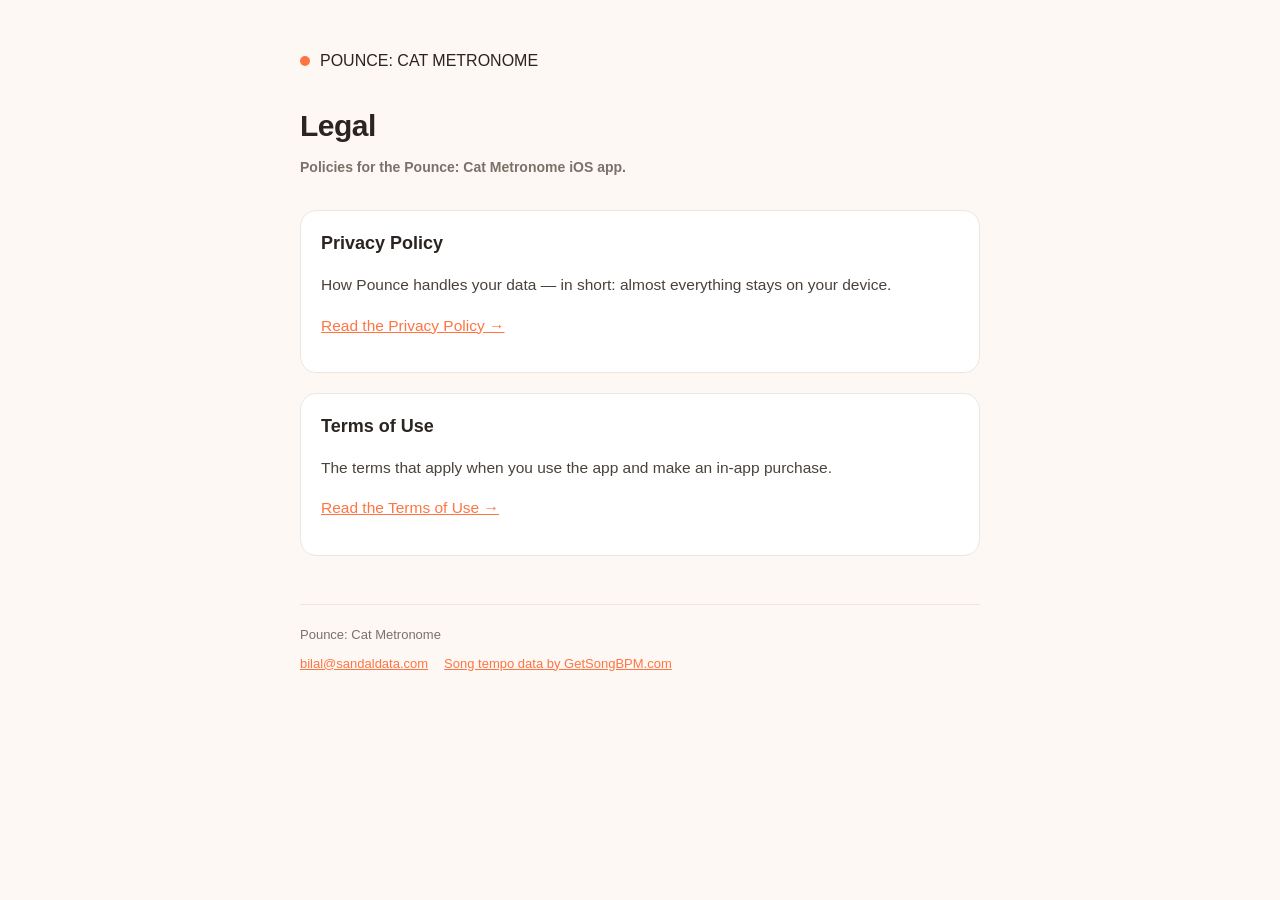
<file: index.html>
<!doctype html>
<html lang="en">
<head>
  <meta charset="utf-8" />
  <meta name="viewport" content="width=device-width, initial-scale=1" />
  <title>Pounce: Cat Metronome — Legal</title>
  <link rel="stylesheet" href="style.css" />
</head>
<body>
  <div class="wrap">
    <div class="brand">
      <div class="brand-dot"></div>
      <span>POUNCE: CAT METRONOME</span>
    </div>

    <h1>Legal</h1>
    <p class="meta">Policies for the Pounce: Cat Metronome iOS app.</p>

    <div class="card">
      <h2 style="margin-top:0">Privacy Policy</h2>
      <p>How Pounce handles your data — in short: almost everything stays on your device.</p>
      <p><a href="privacy.html">Read the Privacy Policy →</a></p>
    </div>

    <div class="card">
      <h2 style="margin-top:0">Terms of Use</h2>
      <p>The terms that apply when you use the app and make an in-app purchase.</p>
      <p><a href="terms.html">Read the Terms of Use →</a></p>
    </div>

    <footer>
      <div>Pounce: Cat Metronome</div>
      <div class="links">
        <a href="mailto:bilal@sandaldata.com">bilal@sandaldata.com</a>
        <a href="https://getsongbpm.com" target="_blank" rel="noopener">Song tempo data by GetSongBPM.com</a>
      </div>
    </footer>
  </div>
</body>
</html>
</file>
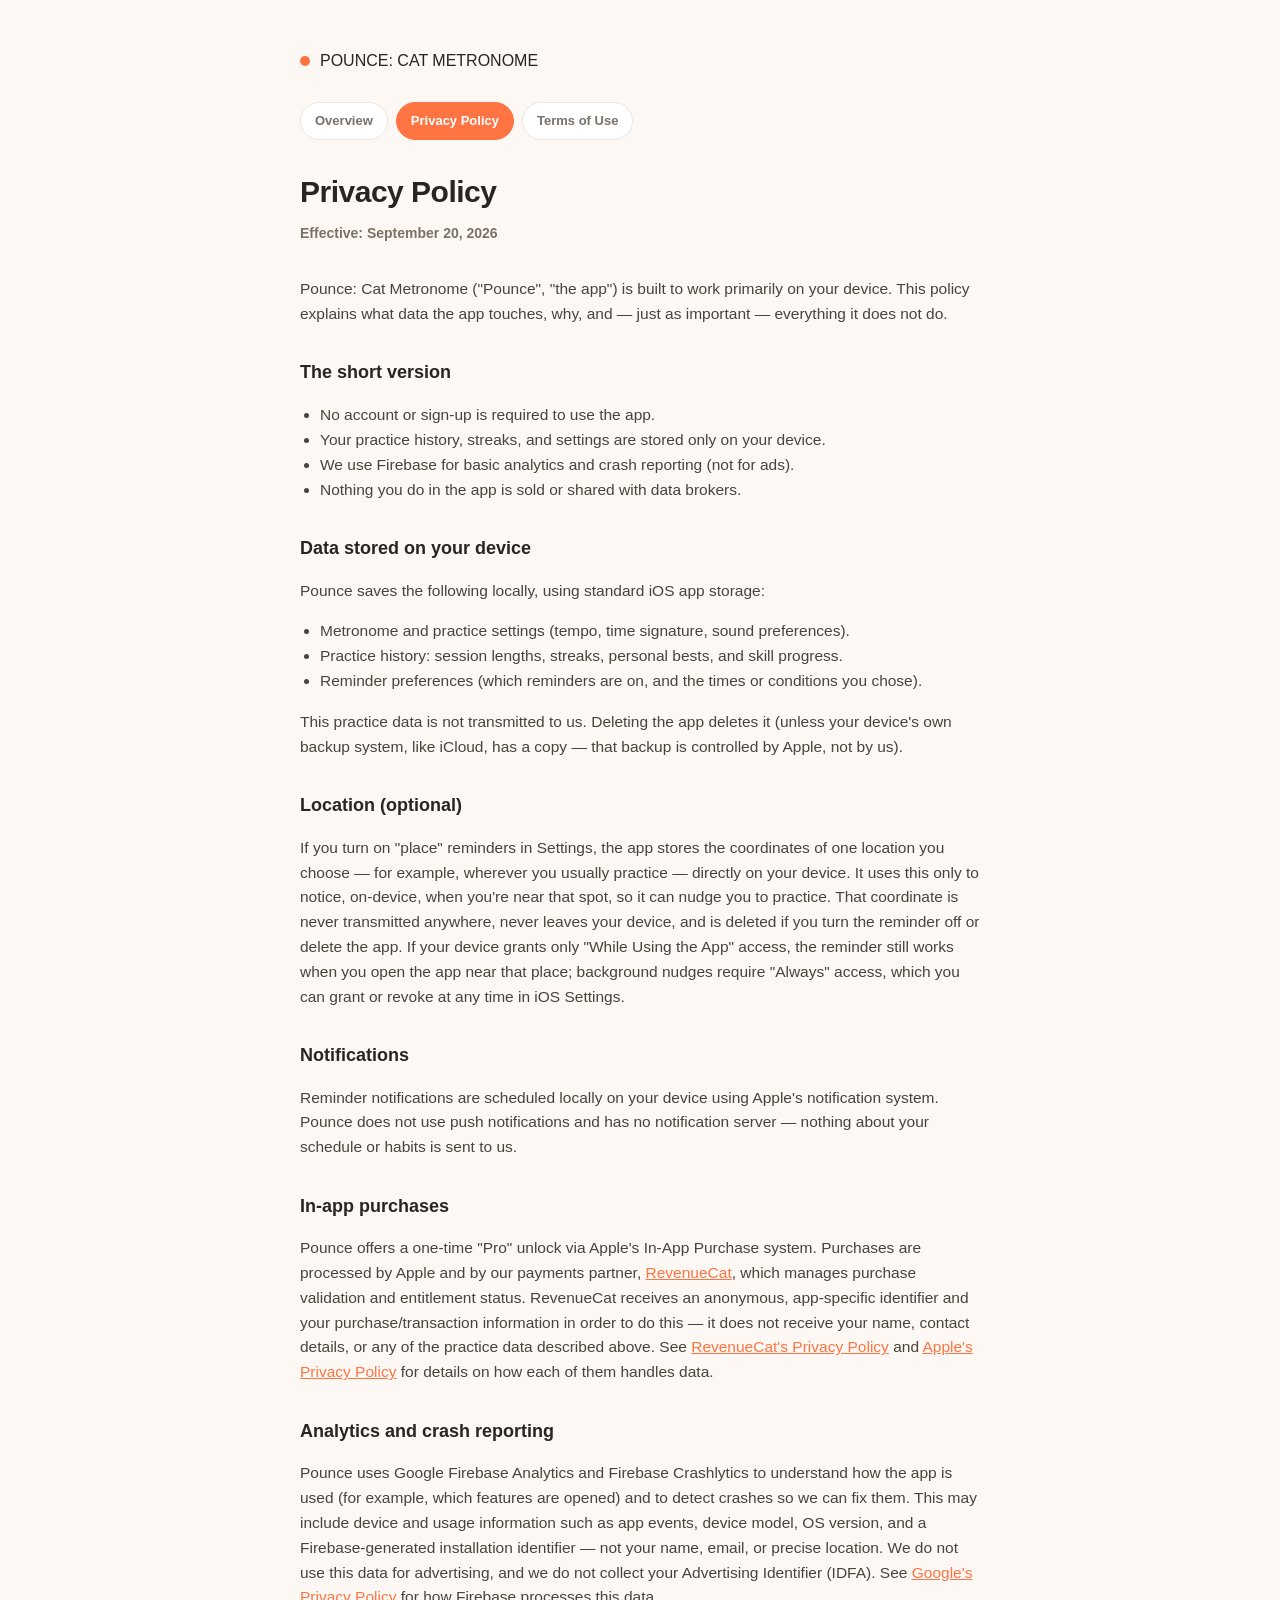
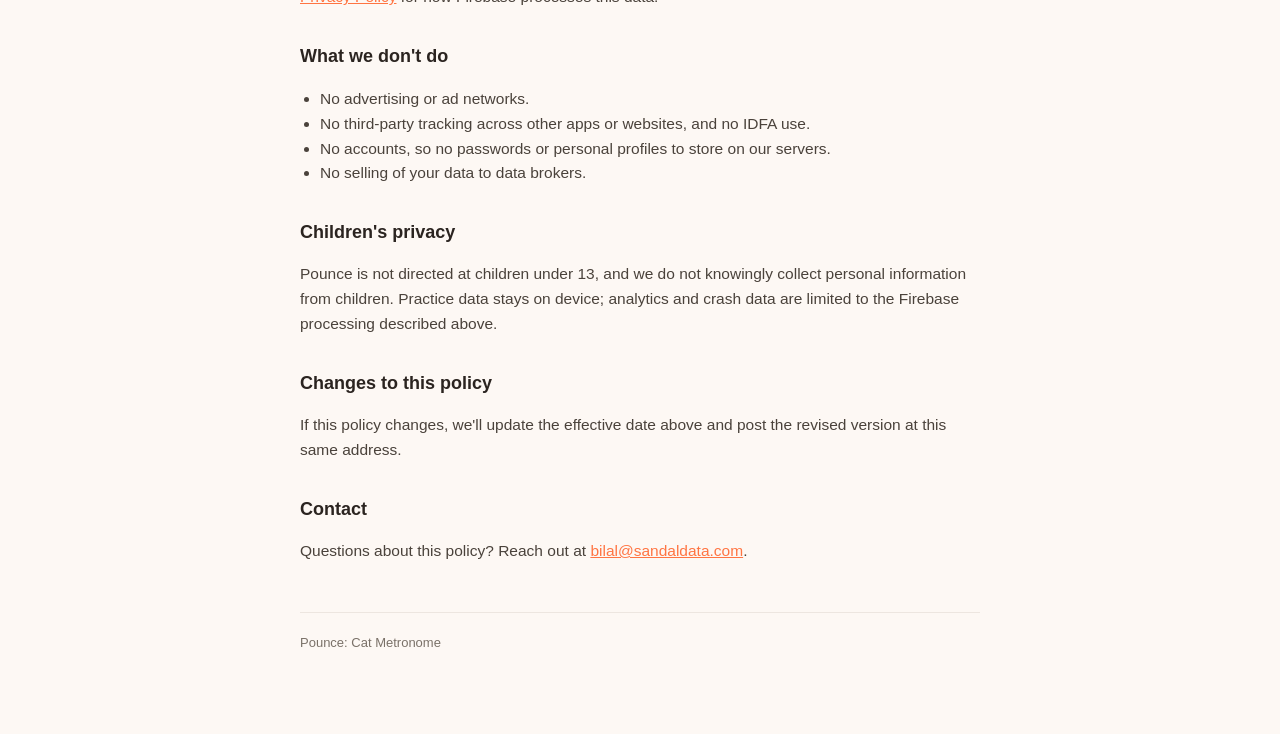
<file: privacy.html>
<!doctype html>
<html lang="en">
<head>
  <meta charset="utf-8" />
  <meta name="viewport" content="width=device-width, initial-scale=1" />
  <title>Privacy Policy — Pounce: Cat Metronome</title>
  <link rel="stylesheet" href="style.css" />
</head>
<body>
  <div class="wrap">
    <div class="brand">
      <div class="brand-dot"></div>
      <span>POUNCE: CAT METRONOME</span>
    </div>

    <nav class="pill-nav">
      <a href="index.html">Overview</a>
      <a href="privacy.html" class="on">Privacy Policy</a>
      <a href="terms.html">Terms of Use</a>
    </nav>

    <h1>Privacy Policy</h1>
    <p class="meta">Effective: September 20, 2026</p>

    <p>
      Pounce: Cat Metronome ("Pounce", "the app") is built to work primarily on your
      device. This policy explains what data the app touches, why, and — just as
      important — everything it does not do.
    </p>

    <h2>The short version</h2>
    <ul>
      <li>No account or sign-up is required to use the app.</li>
      <li>Your practice history, streaks, and settings are stored only on your device.</li>
      <li>We use Firebase for basic analytics and crash reporting (not for ads).</li>
      <li>Nothing you do in the app is sold or shared with data brokers.</li>
    </ul>

    <h2>Data stored on your device</h2>
    <p>Pounce saves the following locally, using standard iOS app storage:</p>
    <ul>
      <li>Metronome and practice settings (tempo, time signature, sound preferences).</li>
      <li>Practice history: session lengths, streaks, personal bests, and skill progress.</li>
      <li>Reminder preferences (which reminders are on, and the times or conditions you chose).</li>
    </ul>
    <p>
      This practice data is not transmitted to us. Deleting the app deletes it
      (unless your device's own backup system, like iCloud, has a copy — that backup
      is controlled by Apple, not by us).
    </p>

    <h2>Location (optional)</h2>
    <p>
      If you turn on "place" reminders in Settings, the app stores the coordinates of
      one location you choose — for example, wherever you usually practice — directly
      on your device. It uses this only to notice, on-device, when you're near that
      spot, so it can nudge you to practice. That coordinate is never transmitted
      anywhere, never leaves your device, and is deleted if you turn the reminder off
      or delete the app. If your device grants only "While Using the App" access, the
      reminder still works when you open the app near that place; background nudges
      require "Always" access, which you can grant or revoke at any time in iOS
      Settings.
    </p>

    <h2>Notifications</h2>
    <p>
      Reminder notifications are scheduled locally on your device using Apple's
      notification system. Pounce does not use push notifications and has no
      notification server — nothing about your schedule or habits is sent to us.
    </p>

    <h2>In-app purchases</h2>
    <p>
      Pounce offers a one-time "Pro" unlock via Apple's In-App Purchase system.
      Purchases are processed by Apple and by our payments partner,
      <a href="https://www.revenuecat.com/" target="_blank" rel="noopener">RevenueCat</a>,
      which manages purchase validation and entitlement status. RevenueCat receives
      an anonymous, app-specific identifier and your purchase/transaction information
      in order to do this — it does not receive your name, contact details, or any of
      the practice data described above. See
      <a href="https://www.revenuecat.com/privacy/" target="_blank" rel="noopener">RevenueCat's Privacy Policy</a>
      and
      <a href="https://www.apple.com/legal/privacy/" target="_blank" rel="noopener">Apple's Privacy Policy</a>
      for details on how each of them handles data.
    </p>

    <h2>Analytics and crash reporting</h2>
    <p>
      Pounce uses Google Firebase Analytics and Firebase Crashlytics to understand how
      the app is used (for example, which features are opened) and to detect crashes
      so we can fix them. This may include device and usage information such as app
      events, device model, OS version, and a Firebase-generated installation
      identifier — not your name, email, or precise location. We do not use this data
      for advertising, and we do not collect your Advertising Identifier (IDFA).
      See
      <a href="https://policies.google.com/privacy" target="_blank" rel="noopener">Google's Privacy Policy</a>
      for how Firebase processes this data.
    </p>

    <h2>What we don't do</h2>
    <ul>
      <li>No advertising or ad networks.</li>
      <li>No third-party tracking across other apps or websites, and no IDFA use.</li>
      <li>No accounts, so no passwords or personal profiles to store on our servers.</li>
      <li>No selling of your data to data brokers.</li>
    </ul>

    <h2>Children's privacy</h2>
    <p>
      Pounce is not directed at children under 13, and we do not knowingly collect
      personal information from children. Practice data stays on device; analytics and
      crash data are limited to the Firebase processing described above.
    </p>

    <h2>Changes to this policy</h2>
    <p>
      If this policy changes, we'll update the effective date above and post the
      revised version at this same address.
    </p>

    <h2>Contact</h2>
    <p>
      Questions about this policy? Reach out at
      <a href="mailto:bilal@sandaldata.com">bilal@sandaldata.com</a>.
    </p>

    <footer>
      <div>Pounce: Cat Metronome</div>
    </footer>
  </div>
</body>
</html>
</file>
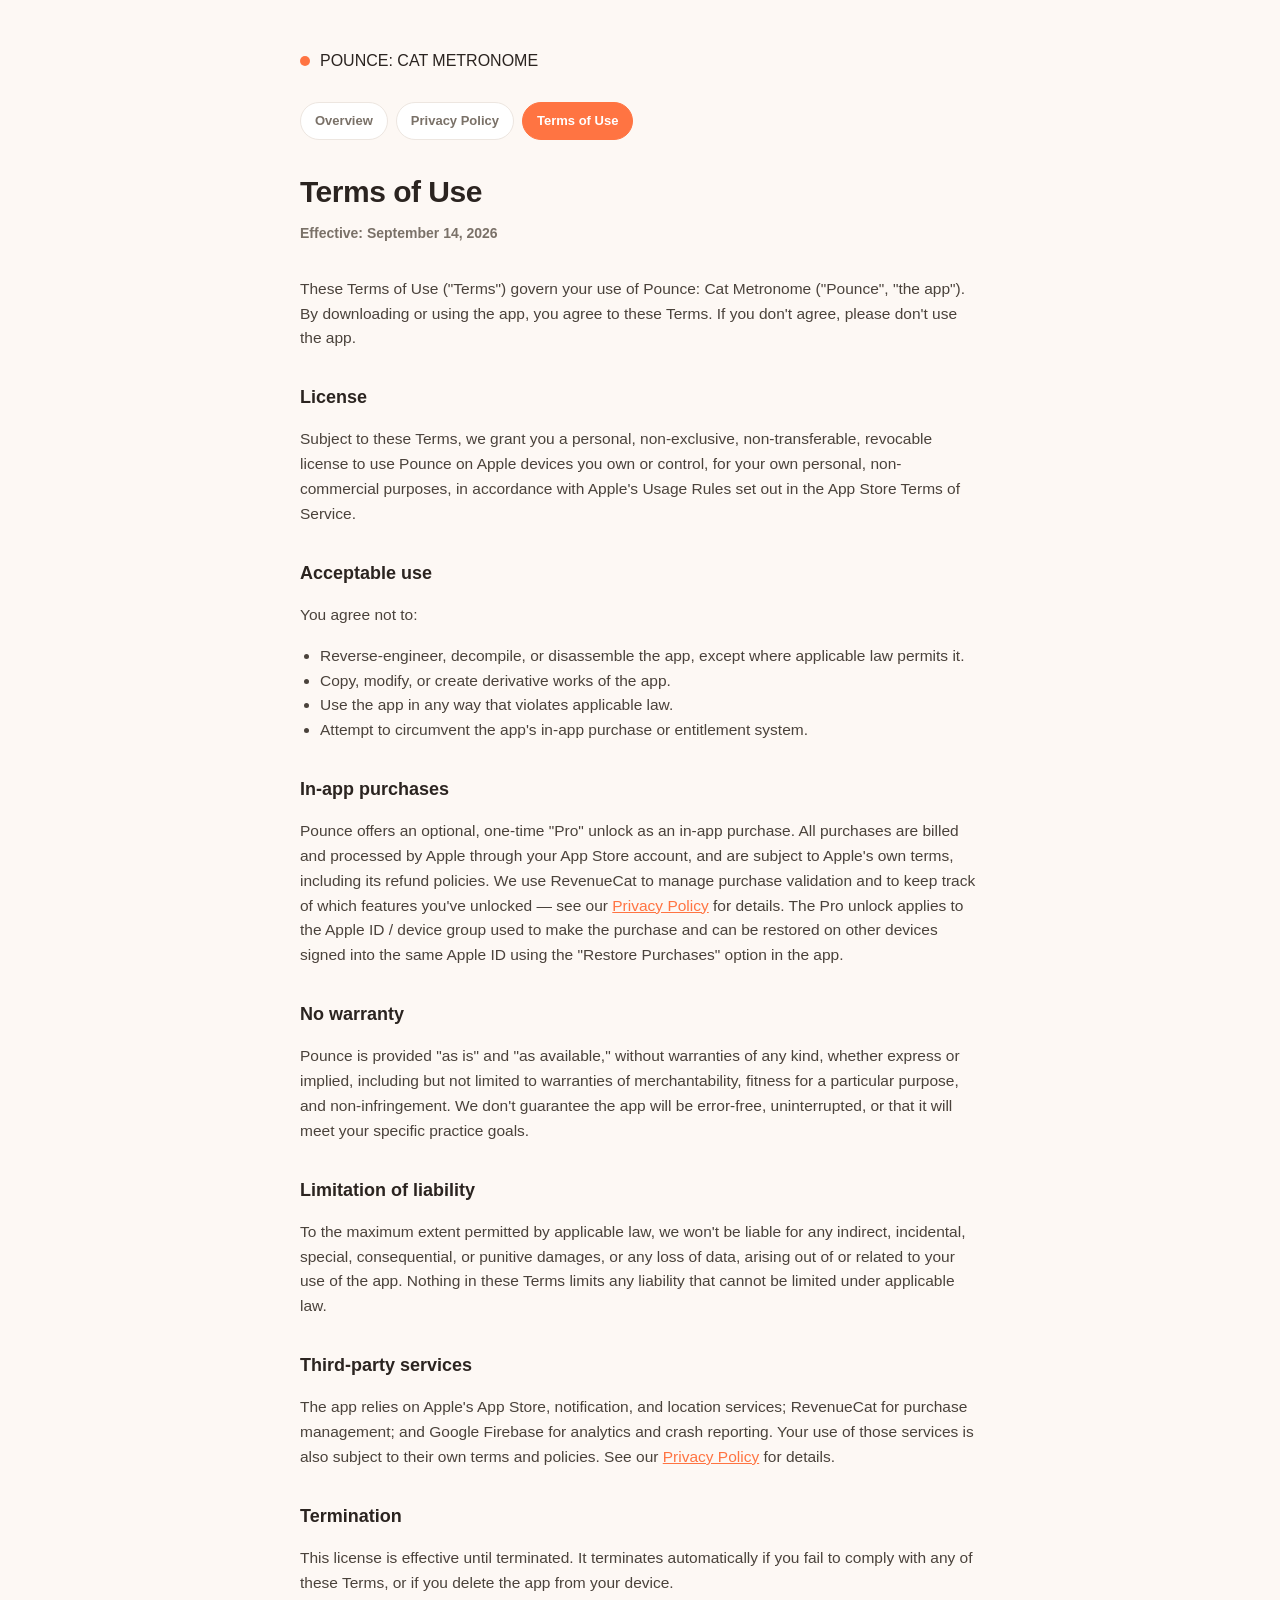
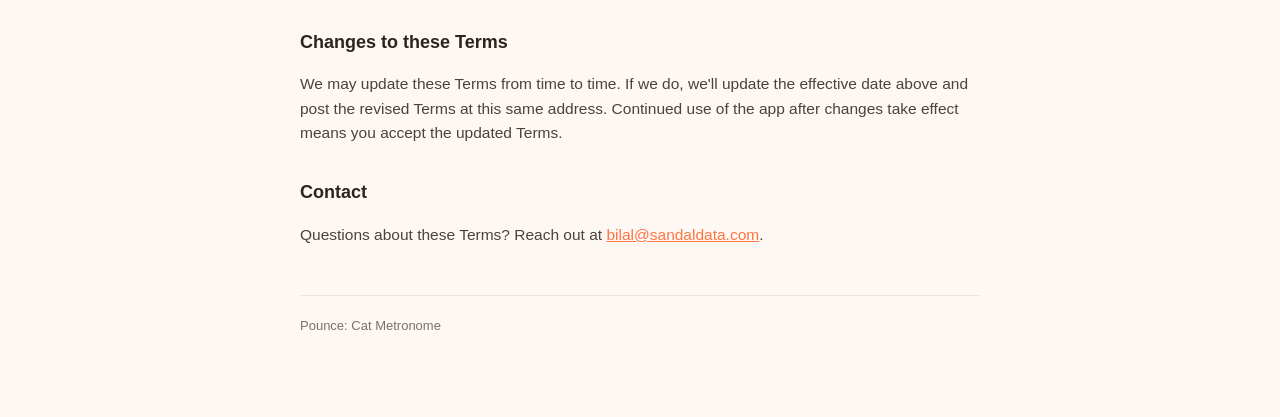
<file: terms.html>
<!doctype html>
<html lang="en">
<head>
  <meta charset="utf-8" />
  <meta name="viewport" content="width=device-width, initial-scale=1" />
  <title>Terms of Use — Pounce: Cat Metronome</title>
  <link rel="stylesheet" href="style.css" />
</head>
<body>
  <div class="wrap">
    <div class="brand">
      <div class="brand-dot"></div>
      <span>POUNCE: CAT METRONOME</span>
    </div>

    <nav class="pill-nav">
      <a href="index.html">Overview</a>
      <a href="privacy.html">Privacy Policy</a>
      <a href="terms.html" class="on">Terms of Use</a>
    </nav>

    <h1>Terms of Use</h1>
    <p class="meta">Effective: September 14, 2026</p>

    <p>
      These Terms of Use ("Terms") govern your use of Pounce: Cat Metronome
      ("Pounce", "the app"). By downloading or using the app, you agree to these
      Terms. If you don't agree, please don't use the app.
    </p>

    <h2>License</h2>
    <p>
      Subject to these Terms, we grant you a personal, non-exclusive,
      non-transferable, revocable license to use Pounce on Apple devices you own or
      control, for your own personal, non-commercial purposes, in accordance with
      Apple's Usage Rules set out in the App Store Terms of Service.
    </p>

    <h2>Acceptable use</h2>
    <p>You agree not to:</p>
    <ul>
      <li>Reverse-engineer, decompile, or disassemble the app, except where applicable law permits it.</li>
      <li>Copy, modify, or create derivative works of the app.</li>
      <li>Use the app in any way that violates applicable law.</li>
      <li>Attempt to circumvent the app's in-app purchase or entitlement system.</li>
    </ul>

    <h2>In-app purchases</h2>
    <p>
      Pounce offers an optional, one-time "Pro" unlock as an in-app purchase. All
      purchases are billed and processed by Apple through your App Store account,
      and are subject to Apple's own terms, including its refund policies. We use
      RevenueCat to manage purchase validation and to keep track of which features
      you've unlocked — see our
      <a href="privacy.html">Privacy Policy</a> for details. The Pro unlock applies
      to the Apple ID / device group used to make the purchase and can be restored
      on other devices signed into the same Apple ID using the "Restore Purchases"
      option in the app.
    </p>

    <h2>No warranty</h2>
    <p>
      Pounce is provided "as is" and "as available," without warranties of any kind,
      whether express or implied, including but not limited to warranties of
      merchantability, fitness for a particular purpose, and non-infringement. We
      don't guarantee the app will be error-free, uninterrupted, or that it will meet
      your specific practice goals.
    </p>

    <h2>Limitation of liability</h2>
    <p>
      To the maximum extent permitted by applicable law, we won't be liable for any
      indirect, incidental, special, consequential, or punitive damages, or any loss
      of data, arising out of or related to your use of the app. Nothing in these
      Terms limits any liability that cannot be limited under applicable law.
    </p>

    <h2>Third-party services</h2>
    <p>
      The app relies on Apple's App Store, notification, and location services;
      RevenueCat for purchase management; and Google Firebase for analytics and
      crash reporting. Your use of those services is also subject to their own
      terms and policies. See our
      <a href="privacy.html">Privacy Policy</a> for details.
    </p>

    <h2>Termination</h2>
    <p>
      This license is effective until terminated. It terminates automatically if you
      fail to comply with any of these Terms, or if you delete the app from your
      device.
    </p>

    <h2>Changes to these Terms</h2>
    <p>
      We may update these Terms from time to time. If we do, we'll update the
      effective date above and post the revised Terms at this same address.
      Continued use of the app after changes take effect means you accept the
      updated Terms.
    </p>

    <h2>Contact</h2>
    <p>
      Questions about these Terms? Reach out at
      <a href="mailto:bilal@sandaldata.com">bilal@sandaldata.com</a>.
    </p>

    <footer>
      <div>Pounce: Cat Metronome</div>
    </footer>
  </div>
</body>
</html>
</file>
<file: style.css>
:root {
  color-scheme: light;
  --bg: #FDF8F4;
  --card: #ffffff;
  --ink: #2B2420;
  --muted: #7A7168;
  --primary: #FF7442;
  --border: #EDE6E0;
}

* { box-sizing: border-box; }

body {
  margin: 0;
  background: var(--bg);
  color: var(--ink);
  font-family: -apple-system, BlinkMacSystemFont, "Segoe UI", Roboto, Helvetica, Arial, sans-serif;
  line-height: 1.6;
}

.wrap {
  max-width: 720px;
  margin: 0 auto;
  padding: 48px 20px 80px;
}

.brand {
  display: flex;
  align-items: center;
  gap: 10px;
  margin-bottom: 28px;
}

.brand-dot {
  width: 10px;
  height: 10px;
  border-radius: 50%;
  background: var(--primary);
}

.brand a {
  color: var(--muted);
  text-decoration: none;
  font-weight: 700;
  font-size: 14px;
  letter-spacing: 0.4px;
}

h1 {
  font-size: 30px;
  font-weight: 800;
  letter-spacing: -0.5px;
  margin: 0 0 6px;
}

.meta {
  color: var(--muted);
  font-size: 14px;
  font-weight: 600;
  margin: 0 0 32px;
}

h2 {
  font-size: 18px;
  font-weight: 800;
  margin: 32px 0 10px;
}

p, li {
  font-size: 15.5px;
  color: #4A423B;
}

ul { padding-left: 20px; }

a { color: var(--primary); }

.card {
  background: var(--card);
  border: 1px solid var(--border);
  border-radius: 16px;
  padding: 18px 20px;
  margin: 20px 0;
}

footer {
  margin-top: 48px;
  padding-top: 20px;
  border-top: 1px solid var(--border);
  color: var(--muted);
  font-size: 13px;
}

.links {
  display: flex;
  gap: 16px;
  margin-top: 8px;
}

.pill-nav {
  display: flex;
  gap: 8px;
  margin-bottom: 28px;
}

.pill-nav a {
  text-decoration: none;
  font-weight: 700;
  font-size: 13px;
  color: var(--muted);
  background: var(--card);
  border: 1px solid var(--border);
  border-radius: 999px;
  padding: 8px 14px;
}

.pill-nav a.on {
  color: #fff;
  background: var(--primary);
  border-color: var(--primary);
}
</file>
